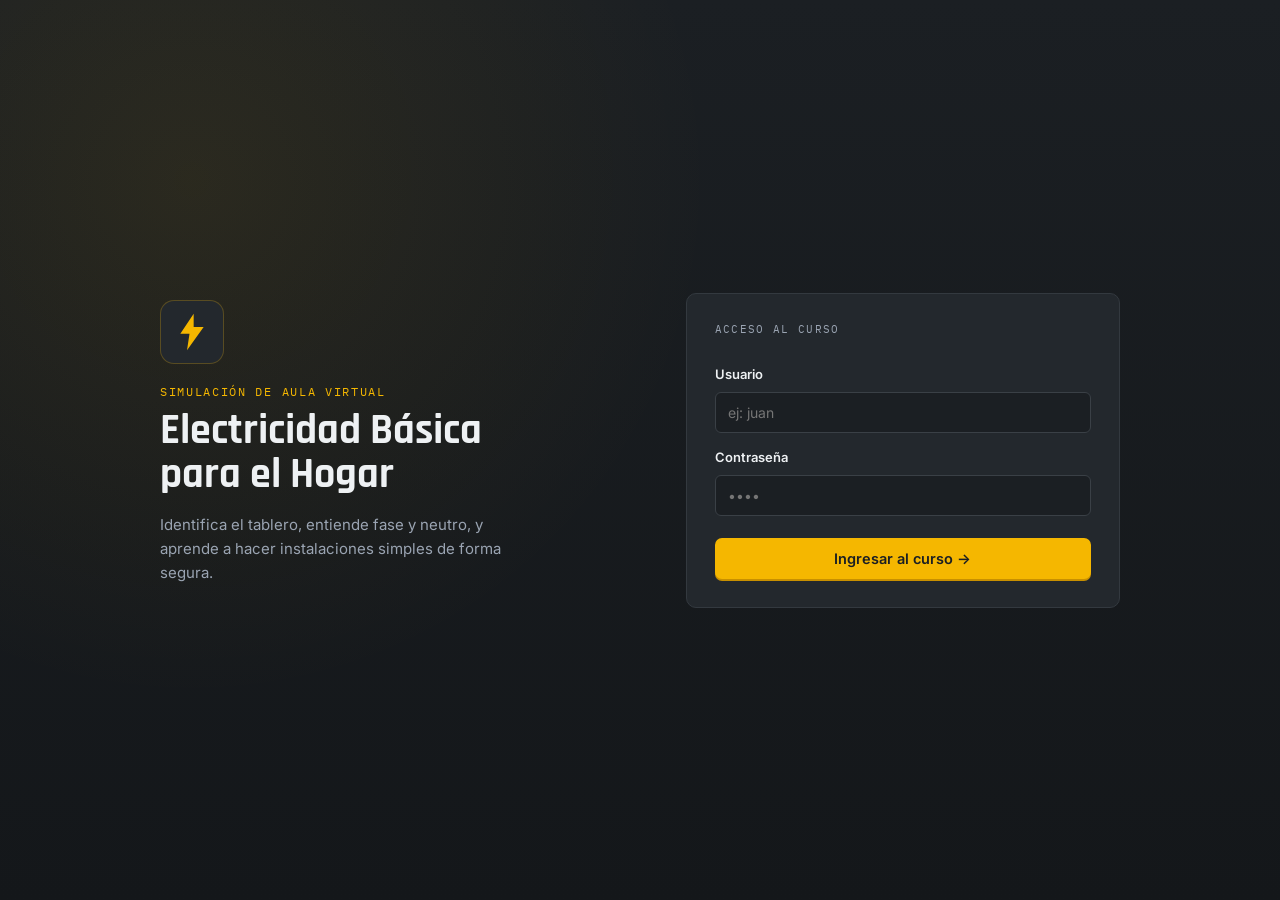
<file: index.html>
<!DOCTYPE html>
<html lang="es">
<head>
<meta charset="UTF-8">
<meta name="viewport" content="width=device-width, initial-scale=1.0">
<title>Electricidad Básica para el Hogar · Acceso</title>
<link rel="preconnect" href="https://fonts.googleapis.com">
<link rel="preconnect" href="https://fonts.gstatic.com" crossorigin>
<link href="https://fonts.googleapis.com/css2?family=Rajdhani:wght@500;600;700&family=Inter:wght@400;500;600;700&family=IBM+Plex+Mono:wght@400;500;600&display=swap" rel="stylesheet">
<link rel="stylesheet" href="style.css">
</head>
<body>

<!-- ============ PANTALLA: LOGIN ============ -->
<section id="pantalla-login" class="pantalla activa">
  <div class="login-wrap">
    <div class="login-marca">
      <div class="marca-icono" aria-hidden="true">
        <svg viewBox="0 0 48 48" width="40" height="40">
          <path d="M26 2 L10 26 H21 L18 46 L38 18 H26 Z" fill="var(--safety-yellow)"/>
        </svg>
      </div>
      <p class="marca-eyebrow">SIMULACIÓN DE AULA VIRTUAL</p>
      <h1 class="marca-titulo">Electricidad Básica<br>para el Hogar</h1>
      <p class="marca-sub">Identifica el tablero, entiende fase y neutro, y aprende a hacer instalaciones simples de forma segura.</p>
    </div>

    <form id="form-login" class="login-caja" autocomplete="off">
      <p class="login-caja-eyebrow">ACCESO AL CURSO</p>
      <label for="input-usuario">Usuario</label>
      <input id="input-usuario" name="usuario" type="text" placeholder="ej: juan" required>

      <label for="input-clave">Contraseña</label>
      <input id="input-clave" name="clave" type="password" placeholder="••••" required>

      <button type="submit" class="btn btn-primario btn-ancho">Ingresar al curso →</button>
      <p id="login-error" class="login-error" hidden>Usuario o contraseña incorrectos.</p>
    </form>
  </div>
</section>

<script src="script-login.js"></script>
</body>
</html>
</file>
<file: style.css>
/* ===========================================================
   Tokens
=========================================================== */
:root{
  --panel-dark: #1B1F23;
  --panel-dark-2: #23282D;
  --panel-dark-3: #2C3237;
  --safety-yellow: #F5B700;
  --copper: #C97B3D;
  --text-light: #EEF1F3;
  --text-muted: #9AA4B2;
  --on-green: #2ECC71;
  --off-red: #E15A4A;
  --cream: #F6F4EF;
  --line: #E4E0D6;
  --ink: #1B1F23;

  --font-display: "Rajdhani", sans-serif;
  --font-body: "Inter", sans-serif;
  --font-mono: "IBM Plex Mono", monospace;

  --radius: 10px;
}

*{ box-sizing: border-box; }
html,body{ height:100%; }
body{
  margin:0;
  font-family: var(--font-body);
  background: var(--cream);
  color: var(--ink);
  -webkit-font-smoothing: antialiased;
}
button{ font-family: inherit; cursor:pointer; }
input, textarea{ font-family: inherit; }
h1,h2,h3{ font-family: var(--font-display); margin:0; }
a{ color: inherit; }

.pantalla{ display:none; }
.pantalla.activa{ display:block; }

/* ===========================================================
   LOGIN
=========================================================== */
#pantalla-login{
  min-height:100vh;
  background:
    radial-gradient(circle at 15% 20%, rgba(245,183,0,0.08), transparent 40%),
    linear-gradient(180deg, var(--panel-dark) 0%, #14171A 100%);
  display:flex;
  align-items:center;
  justify-content:center;
  padding: 32px 20px;
}
.login-wrap{
  width:100%;
  max-width: 960px;
  display:grid;
  grid-template-columns: 1.1fr 1fr;
  gap: 48px;
  align-items:center;
}
.login-marca{ color: var(--text-light); }
.marca-icono{
  width:64px;height:64px;border-radius:14px;
  background: var(--panel-dark-2);
  display:flex;align-items:center;justify-content:center;
  border:1px solid rgba(245,183,0,0.25);
  margin-bottom:20px;
}
.marca-eyebrow{
  font-family: var(--font-mono);
  letter-spacing: 0.14em;
  font-size: 12px;
  color: var(--safety-yellow);
  margin: 0 0 10px;
}
.marca-titulo{
  font-size: 42px;
  line-height: 1.05;
  font-weight: 700;
  margin-bottom: 16px;
}
.marca-sub{
  color: var(--text-muted);
  font-size: 15px;
  line-height: 1.6;
  max-width: 40ch;
}

.login-caja{
  background: var(--panel-dark-2);
  border: 1px solid #33393F;
  border-radius: var(--radius);
  padding: 28px;
  display:flex;
  flex-direction:column;
  gap: 4px;
}
.login-caja-eyebrow{
  font-family: var(--font-mono);
  font-size: 11px;
  letter-spacing: 0.12em;
  color: var(--text-muted);
  margin: 0 0 14px;
}
.login-caja label{
  color: var(--text-light);
  font-size: 13px;
  font-weight: 600;
  margin-top: 12px;
  margin-bottom: 6px;
}
.login-caja input{
  background: var(--panel-dark);
  border: 1px solid #3A4046;
  border-radius: 6px;
  padding: 11px 12px;
  color: var(--text-light);
  font-size: 14px;
  outline: none;
}
.login-caja input:focus{
  border-color: var(--safety-yellow);
}
.login-error{
  color: var(--off-red);
  font-size: 13px;
  margin: 10px 0 0;
}
.login-ayuda{
  margin-top: 18px;
  color: var(--text-muted);
  font-size: 12.5px;
}
.login-ayuda summary{
  cursor:pointer;
  color: var(--copper);
}
.login-ayuda table{
  margin-top:10px;
  width:100%;
  border-collapse: collapse;
  font-family: var(--font-mono);
  font-size: 12px;
}
.login-ayuda th, .login-ayuda td{
  text-align:left;
  padding: 6px 8px;
  border-bottom: 1px solid #33393F;
  color: var(--text-light);
}

/* ===========================================================
   Botones
=========================================================== */
.btn{
  border:none;
  border-radius: 7px;
  padding: 12px 20px;
  font-weight: 600;
  font-size: 14.5px;
  transition: transform .12s ease, box-shadow .12s ease, opacity .12s ease;
}
.btn:active{ transform: translateY(1px); }
.btn:disabled{ opacity:.4; cursor:not-allowed; }
.btn-primario{
  background: var(--safety-yellow);
  color: var(--panel-dark);
  box-shadow: 0 2px 0 #C89000;
}
.btn-primario:hover:not(:disabled){ box-shadow: 0 3px 8px rgba(245,183,0,0.35); }
.btn-secundario{
  background: transparent;
  color: var(--ink);
  border: 1.5px solid var(--ink);
}
.btn-secundario:hover{ background: var(--ink); color:#fff; }
.btn-ancho{ width:100%; margin-top: 18px; }
.fila-botones{ display:flex; gap:12px; flex-wrap:wrap; margin-top:20px; }

/* ===========================================================
   APP LAYOUT
=========================================================== */
.app{
  display:grid;
  grid-template-columns: 300px 1fr;
  min-height:100vh;
}
@media (max-width: 860px){
  .app{ grid-template-columns: 1fr; }
  .tablero{ position: static; }
}

/* --- Sidebar: tablero de breakers --- */
.tablero{
  background: var(--panel-dark);
  color: var(--text-light);
  padding: 24px 18px;
  display:flex;
  flex-direction:column;
  position: sticky;
  top:0;
  height:100vh;
  overflow-y:auto;
}
.tablero-cabecera{
  display:flex;
  align-items:center;
  gap:10px;
  padding-bottom: 18px;
  border-bottom: 1px solid #2E343A;
  margin-bottom: 16px;
}
.tablero-cabecera-punto{
  width:10px;height:10px;border-radius:50%;
  background: var(--on-green);
  box-shadow: 0 0 8px var(--on-green);
  flex-shrink:0;
}
.tablero-cabecera-titulo{
  font-family: var(--font-mono);
  font-size: 12px;
  letter-spacing: 0.1em;
  margin:0;
  color: var(--safety-yellow);
}
.tablero-cabecera-sub{
  font-size: 11px;
  margin: 2px 0 0;
  color: var(--text-muted);
}

.lista-switches{ display:flex; flex-direction:column; gap:6px; flex:1; }

.switch-fila{
  display:flex;
  align-items:center;
  gap:10px;
  padding: 9px 10px;
  border-radius: 8px;
  background: var(--panel-dark-2);
  border: 1px solid #2E343A;
  cursor:pointer;
  text-align:left;
  color: var(--text-light);
  font-family: var(--font-body);
}
.switch-fila:hover:not(.bloqueado){ border-color: var(--copper); }
.switch-fila.activo{ border-color: var(--safety-yellow); background:#2A2417; }
.switch-fila.bloqueado{ opacity:.45; cursor:not-allowed; }

.switch-num{
  font-family: var(--font-mono);
  font-size: 10.5px;
  color: var(--text-muted);
  width:16px;
}
.switch-texto{ flex:1; min-width:0; }
.switch-nombre{ font-size: 12.8px; font-weight:600; display:block; line-height:1.25; }
.switch-estado{
  font-family: var(--font-mono);
  font-size: 9.5px;
  color: var(--text-muted);
  letter-spacing: 0.06em;
}

/* interruptor físico */
.switch-toggle{
  width: 20px; height: 32px;
  border-radius: 5px;
  background: #14171A;
  border: 1px solid #3A4046;
  position: relative;
  flex-shrink:0;
}
.switch-toggle::after{
  content:"";
  position:absolute;
  left:2px; right:2px;
  height: 14px;
  border-radius:3px;
  background: var(--off-red);
  bottom:2px;
  transition: transform .18s ease, background .18s ease;
}
.switch-fila.completado .switch-toggle::after{
  background: var(--on-green);
  transform: translateY(-15px);
  box-shadow: 0 0 6px rgba(46,204,113,.7);
}

.tablero-medidor{
  margin-top: 18px;
  padding-top: 16px;
  border-top: 1px solid #2E343A;
}
.medidor-label{
  font-family: var(--font-mono);
  font-size: 10px;
  letter-spacing: .1em;
  color: var(--text-muted);
  margin: 0 0 8px;
}
.medidor-barra{
  height: 8px;
  border-radius: 5px;
  background: #14171A;
  overflow:hidden;
  border: 1px solid #2E343A;
}
.medidor-fill{
  height:100%;
  background: linear-gradient(90deg, var(--copper), var(--safety-yellow));
  transition: width .3s ease;
}
.medidor-valor{
  font-family: var(--font-mono);
  font-size: 20px;
  margin: 8px 0 0;
  color: var(--safety-yellow);
}

.btn-logout{
  margin-top: 18px;
  background: transparent;
  border: 1px solid #3A4046;
  color: var(--text-muted);
  border-radius: 7px;
  padding: 10px;
  font-size: 12.5px;
}
.btn-logout:hover{ border-color: var(--off-red); color: var(--off-red); }

/* --- Contenido principal --- */
.contenido{ padding: 28px 40px 60px; max-width: 820px; }
@media (max-width: 640px){ .contenido{ padding: 20px 18px 50px; } }

.topbar{
  display:flex;
  justify-content:space-between;
  align-items:flex-end;
  gap: 16px;
  flex-wrap:wrap;
  margin-bottom: 26px;
  padding-bottom: 18px;
  border-bottom: 2px solid var(--ink);
}
.topbar-eyebrow{
  font-family: var(--font-mono);
  font-size: 11.5px;
  letter-spacing: .1em;
  color: var(--copper);
  margin: 0 0 4px;
}
.topbar h2{ font-size: 26px; }
.topbar-usuario{
  display:flex;
  align-items:center;
  gap:8px;
  font-size: 13px;
  color: var(--text-muted);
  font-family: var(--font-mono);
}
.led-verde{
  width:8px;height:8px;border-radius:50%;
  background: var(--on-green);
  box-shadow: 0 0 6px var(--on-green);
}

.paso{ display:none; }
.paso.paso-activo{ display:block; animation: aparecer .25s ease; }
@keyframes aparecer{ from{opacity:0; transform:translateY(6px);} to{opacity:1; transform:translateY(0);} }

.tarjeta{
  background:#fff;
  border: 1px solid var(--line);
  border-radius: var(--radius);
  padding: 28px 30px;
}
.etiqueta-modulo{
  font-family: var(--font-mono);
  font-size: 11px;
  letter-spacing: .1em;
  color: var(--copper);
  text-transform: uppercase;
  margin: 0 0 6px;
}
.tarjeta h3{ font-size: 24px; margin-bottom: 14px; }
.tarjeta p{ line-height: 1.65; color:#333; }

.lista-check{ list-style:none; padding:0; margin: 18px 0 24px; display:grid; gap:9px; }
.lista-check li{
  display:flex; align-items:flex-start; gap:10px;
  font-size: 14.5px; color:#333;
}
.lista-check li::before{
  content:"⚡";
  color: var(--copper);
  flex-shrink:0;
}

.anuncio-fecha{ font-size:12.5px; color:var(--text-muted); margin-top:-8px; }
.lista-numerada{ padding-left: 20px; line-height:1.8; color:#333; }

/* Documento */
.descarga-caja{
  display:flex; align-items:center; gap:16px;
  background: var(--cream);
  border: 1px dashed var(--copper);
  border-radius: 8px;
  padding: 16px 18px;
  margin: 18px 0 8px;
}
.descarga-icono{ color: var(--copper); flex-shrink:0; }
.descarga-info{ flex:1; }
.descarga-nombre{ font-weight:600; margin:0; font-size:14px; }
.descarga-detalle{ margin:2px 0 0; font-size:12.5px; color:var(--text-muted); }

.confirmacion{
  color: #1E8449;
  background: #E9F7EF;
  border: 1px solid #BEE8CC;
  padding: 10px 14px;
  border-radius: 7px;
  font-size: 13.5px;
  margin: 14px 0 0;
}

/* Video */
.video-envoltorio{
  position:relative; width:100%; padding-top:56.25%;
  background: var(--panel-dark);
  border-radius: 8px; overflow:hidden; margin: 16px 0;
}
.video-envoltorio iframe{
  position:absolute; inset:0; width:100%; height:100%; border:0;
}

/* Foro */
.foro-pregunta{ font-style: italic; color:#444; }
.foro-form{ display:flex; gap:10px; margin: 16px 0 20px; align-items:flex-start; flex-wrap:wrap; }
.foro-form textarea{
  flex:1; min-width: 220px;
  border:1px solid var(--line); border-radius:8px; padding:10px 12px;
  font-size: 14px; resize:vertical;
}
.foro-lista{ display:flex; flex-direction:column; gap:12px; margin-bottom: 22px; }
.foro-post{
  background: var(--cream);
  border-radius: 8px;
  padding: 12px 14px;
  border-left: 3px solid var(--copper);
}
.foro-post-cabecera{
  display:flex; justify-content:space-between;
  font-family: var(--font-mono);
  font-size: 11.5px; color: var(--text-muted);
  margin-bottom: 4px;
}
.foro-post-autor{ color: var(--copper); font-weight:600; }
.foro-post-texto{ font-size: 14px; color:#222; margin:0; }

/* Tarea */
.formula{
  font-family: var(--font-mono);
  background: var(--panel-dark);
  color: var(--safety-yellow);
  padding: 10px 14px;
  border-radius: 7px;
  display:inline-block;
  font-size: 13.5px;
}
.tarea-form{ display:flex; flex-direction:column; gap:4px; margin-top:18px; }
.tarea-form label{ font-size:13px; font-weight:600; margin-top:10px; }
.tarea-form input, .tarea-form textarea{
  border:1px solid var(--line); border-radius:7px; padding:10px 12px; font-size:14px;
}
.tarea-grid{ display:grid; grid-template-columns:1fr 1fr; gap:14px; }
.tarea-resultado{
  margin-top: 14px; padding: 12px 14px;
  background: var(--cream); border-radius: 7px;
  font-size: 14px;
}

/* Quiz */
.pregunta{
  border-top: 1px solid var(--line);
  padding: 18px 0;
}
.pregunta:first-child{ border-top:none; padding-top:0; }
.pregunta-texto{ font-weight:600; margin-bottom:10px; font-size:15px; }
.opcion{
  display:flex; align-items:center; gap:10px;
  padding: 8px 10px; border-radius:6px;
  font-size: 14px; cursor:pointer;
}
.opcion:hover{ background: var(--cream); }

/* Calificación */
.calificacion-tarjeta{ text-align:center; }
.medidor-circular{
  width: 160px; height:160px; border-radius:50%;
  margin: 18px auto;
  display:flex; align-items:center; justify-content:center;
  background: conic-gradient(var(--safety-yellow) 0deg, var(--line) 0deg);
  position:relative;
}
.medidor-circular::before{
  content:""; position:absolute; inset:12px;
  background:#fff; border-radius:50%;
}
.medidor-circular span{
  position:relative; font-family: var(--font-mono); font-size: 30px; font-weight:600;
}
.calificacion-estado{ font-weight:700; font-size:16px; margin-bottom: 20px; }
.resumen-lista{ text-align:left; display:grid; gap:8px; margin-bottom: 10px; }
.resumen-fila{
  display:flex; justify-content:space-between;
  font-size: 13.5px; padding: 8px 10px;
  background: var(--cream); border-radius:6px;
}
</file>
